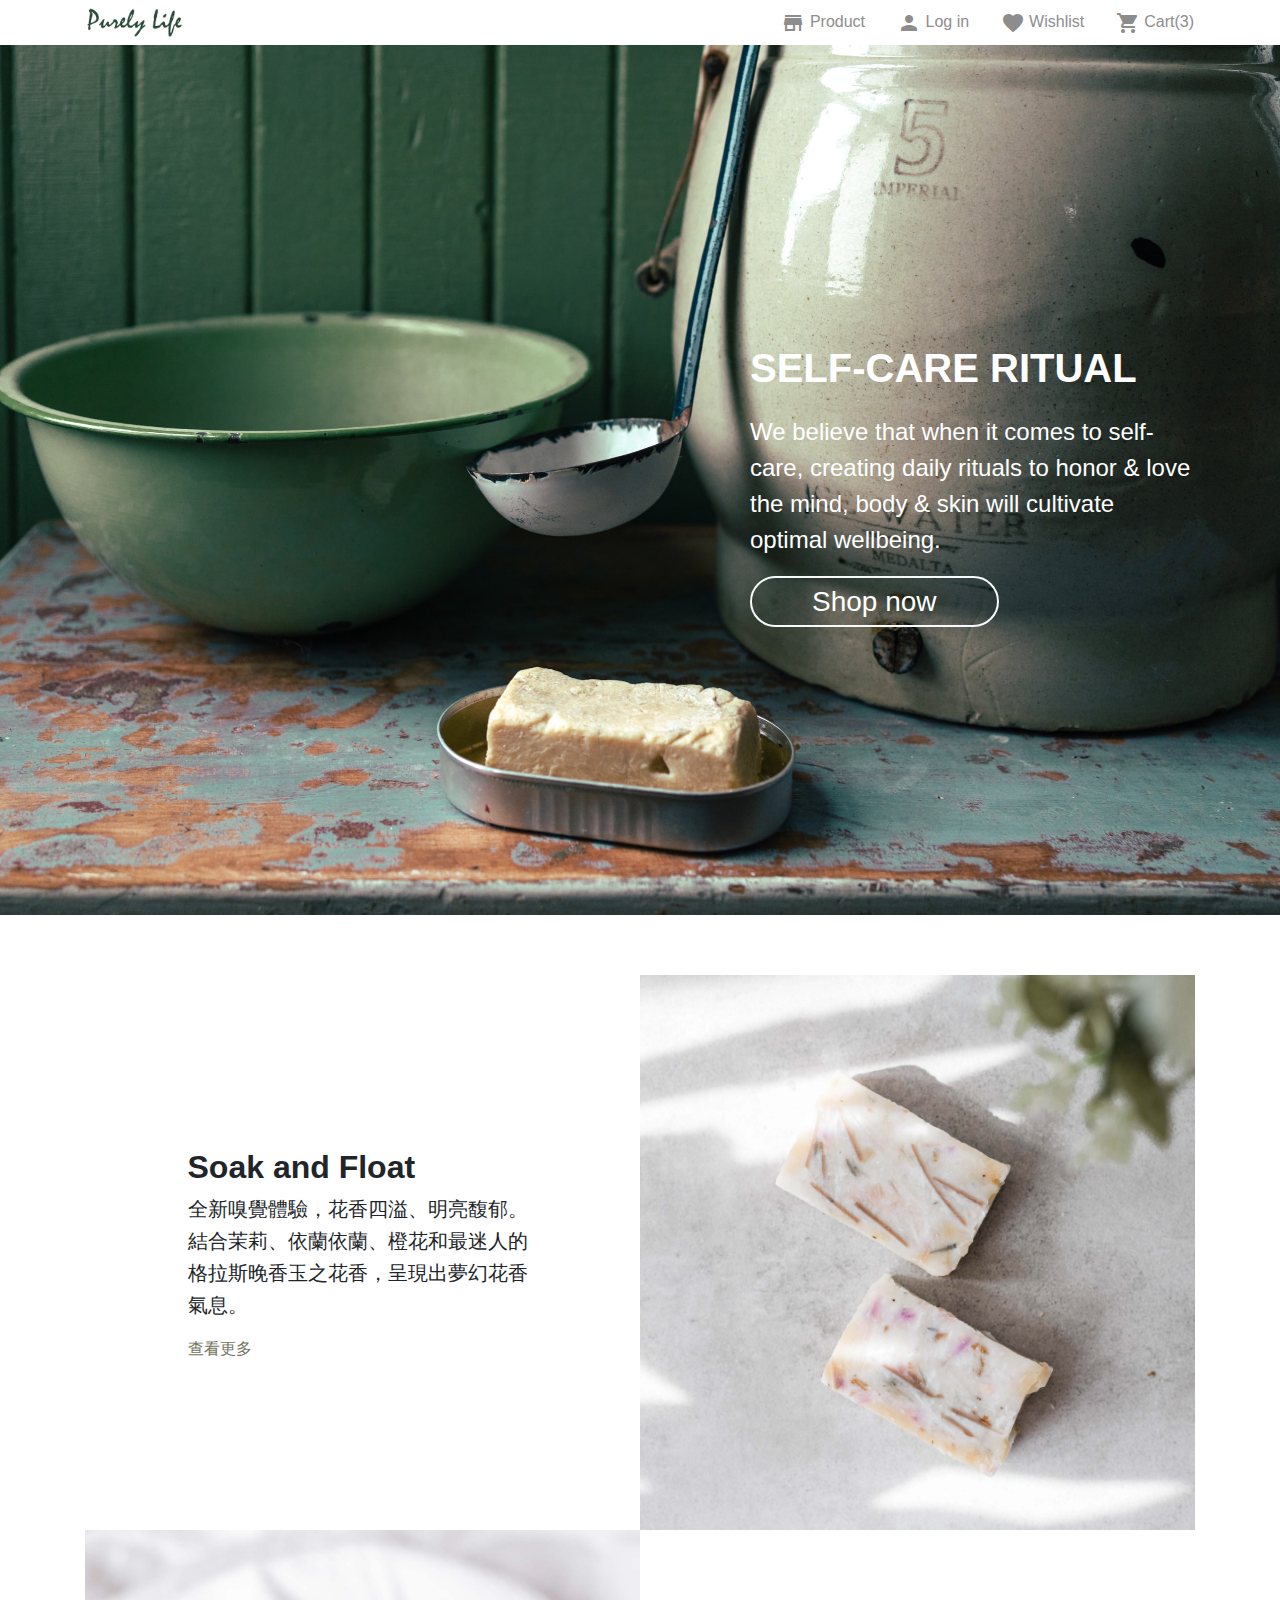
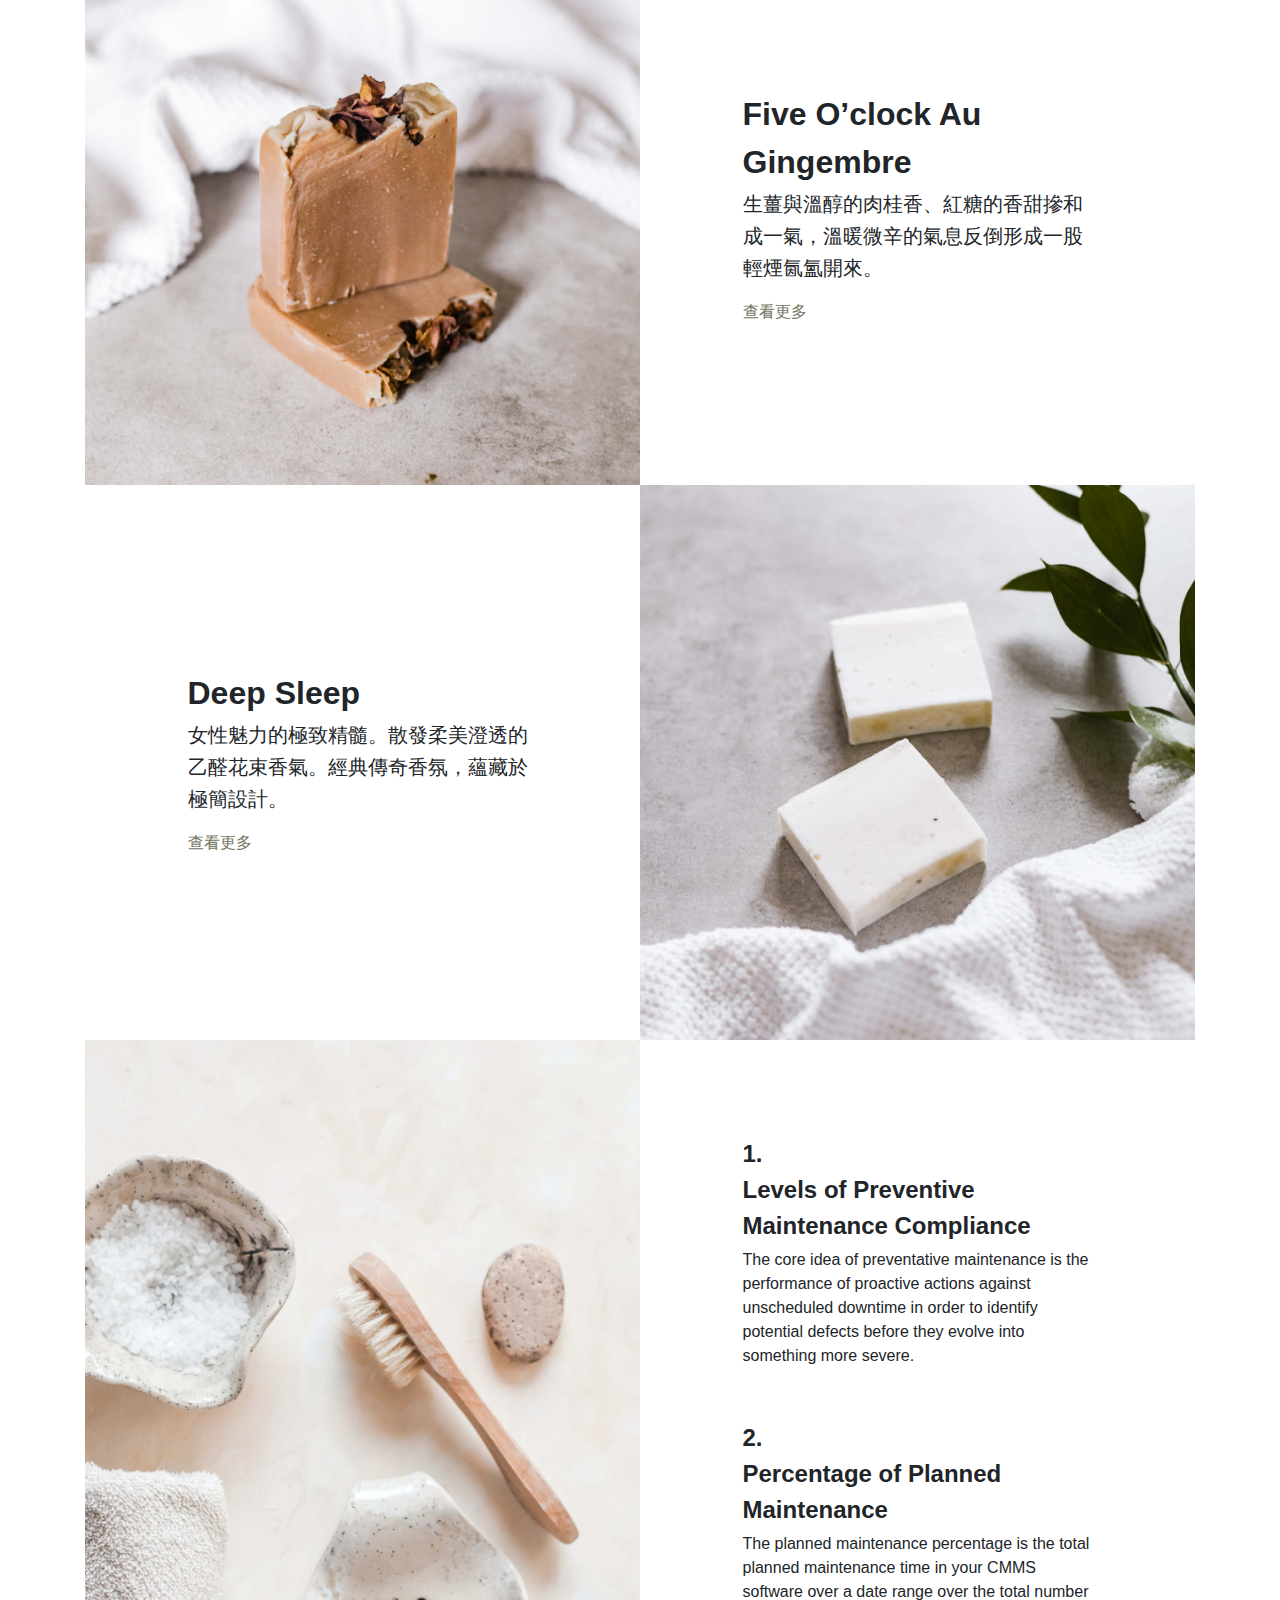
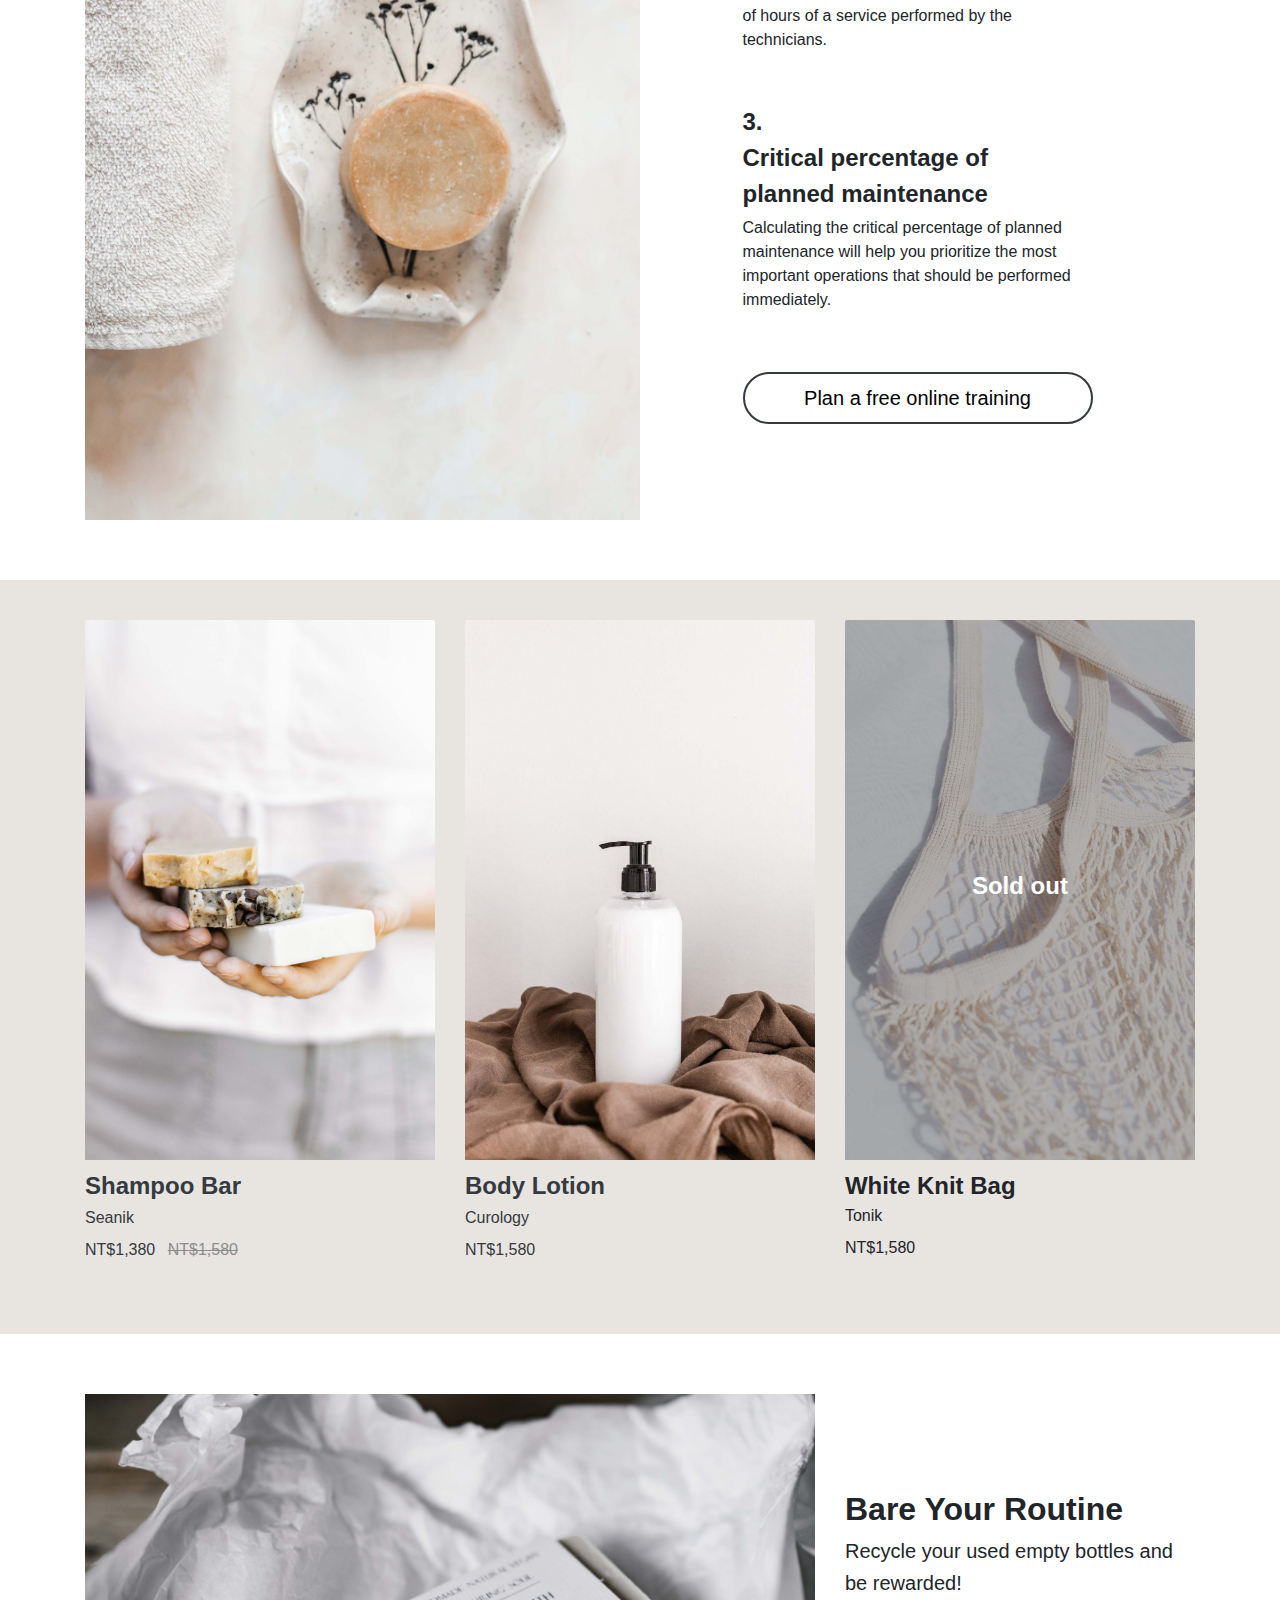
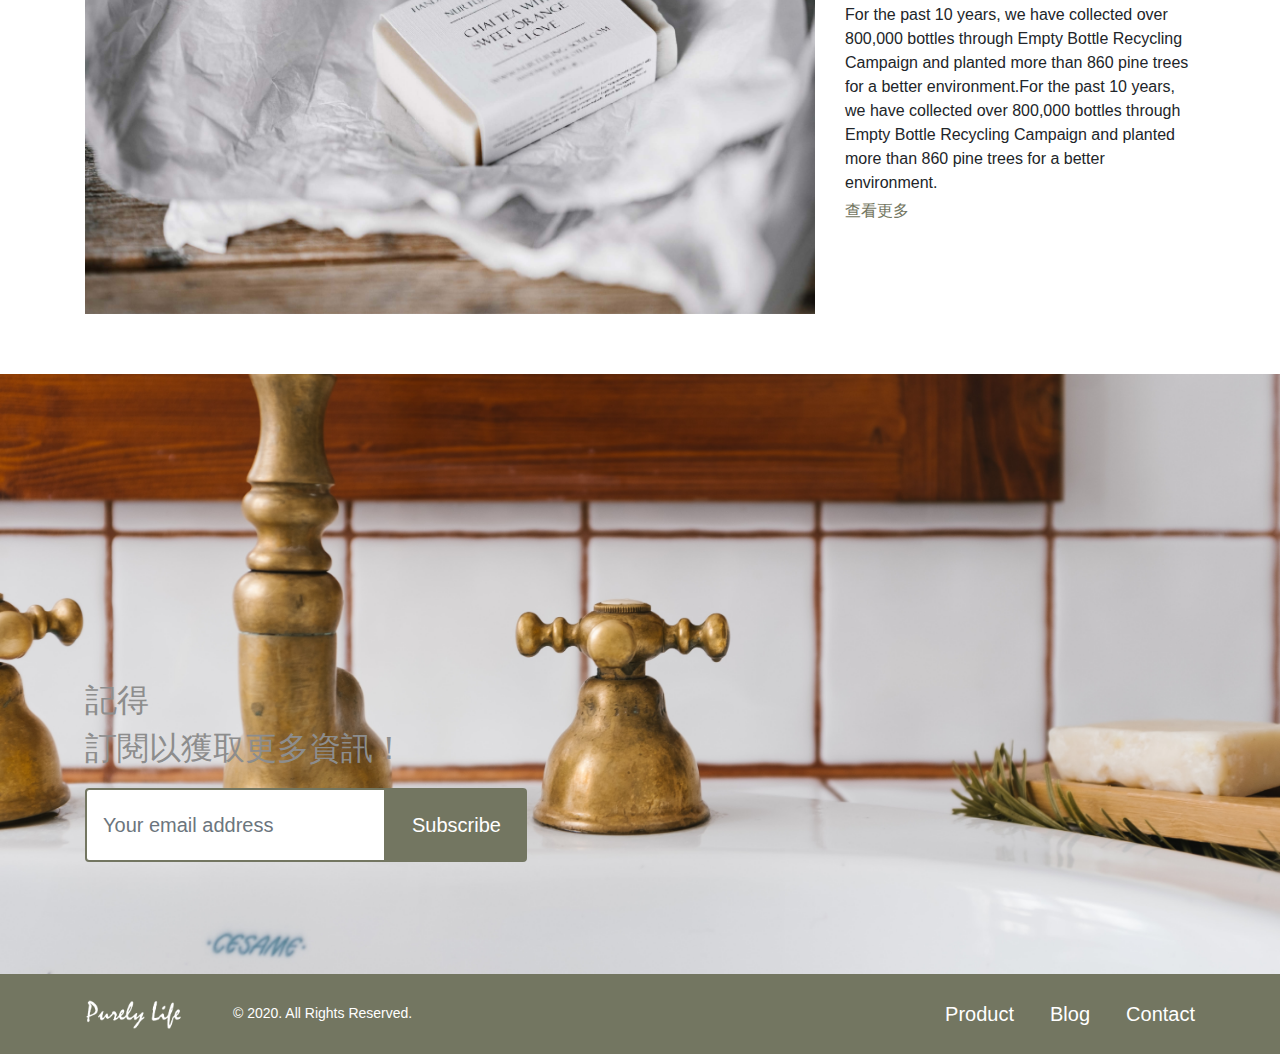
<file: index.html>
<!DOCTYPE html>
<html lang="en">

<head>
    <meta charset="UTF-8">
    <meta http-equiv="X-UA-Compatible" content="IE=edge">
    <meta name="viewport" content="width=device-width, initial-scale=1.0">
    <title>Purely Life</title>
    <link rel="icon" href="img/favicon.ico" type="image/x-icon">
    <link rel="shortcut icon" href="img/favicon.ico" type="image/x-icon">
    <link rel="stylesheet" href="css/all.css">
    <link href="https://fonts.googleapis.com/icon?family=Material+Icons" rel="stylesheet">
</head>

<body>
    <div class="container px-0 px-md-4">
        <nav class="navbar navbar-expand-md d-flex align-items-center justify-content-between px-0">
            <h1 class="pl-4 pl-md-0">
                <a href="index.html" class="navbar-logo bg-logo d-block">Purely Life</a>
            </h1>
            <div class="d-flex">
                <div class="text-3xl d-md-none">
                    <a href="#" class="cart">
                        <span class="material-icons">
                            shopping_cart
                            </span>
                    </a>
                </div>
                <button class="navbar-toggler ml-2 pb-2" type="button" data-toggle="collapse" data-target="#navbarNavAltMarkup" aria-controls="navbarNavAltMarkup" aria-expanded="false" aria-label="Toggle navigation">
                    <span></span>
                    <span></span>
                    <span></span>
                </button>
            </div>
            <div class="collapse navbar-collapse justify-content-end" id="navbarNavAltMarkup">
                <ul class="navbar-nav">
                    <li class="nav-item mr-md-8">
                        <a class="nav-link px-0 text-secondary text-center" href="shop.html">
                            <span class="material-icons align-middle d-none d-md-inline-block">store</span> Product
                        </a>
                    </li>
                    <li class="nav-item mr-md-8 order-3 order-md-2">
                        <a class="nav-link px-0 text-secondary text-center" href="login.html">
                            <span class="material-icons align-middle d-none d-md-inline-block">person</span> Log in
                        </a>
                    </li>
                    <li class="nav-item mr-md-8 order-md-3">
                        <a class="nav-link px-0 text-secondary text-center" href="index.html">
                            <span class="material-icons align-middle mr-1 d-none d-md-inline-block">favorite</span>Wishlist
                        </a>
                    </li>
                    <li class="nav-item order-md-4">
                        <a class="nav-link px-0 text-secondary d-none d-md-block text-center" href="index.html" tabindex="-1" aria-disabled="true">
                            <span class="material-icons align-middle mr-1">shopping_cart</span>Cart(3)
                        </a>
                    </li>
                    <li class="nav-item">
                        <a class="nav-link px-0 text-secondary d-md-none text-center" href="https://medium.com/" target="_blank">
                            Blog
                        </a>
                    </li>
                    <li class="nav-item">
                        <a class="nav-link px-0 text-secondary d-md-none text-center" href="index.html">
                            Contact
                        </a>
                    </li>
                </ul>
            </div>
        </nav>
    </div>

    <!-- banner -->
    <section class="banner text-white d-flex align-items-center  mb-md-15 mb-10">
        <div class="container">
            <div class="row justify-content-end">
                <div class="col-md-5">
                    <h2 class="text-3xl text-md-4xl font-weight-bold mb-4">SELF-CARE RITUAL</h2>
                    <p class="text-lg text-md-xl mb-6">We believe that when it comes to self-care, creating daily rituals to honor & love the mind, body & skin will cultivate optimal wellbeing.</p>
                    <a href="shop.html" class="text-2xl text-white rounded-pill border border-light py-2 px-15 hover__bg--light">Shop now</a>
                </div>
            </div>
        </div>
    </section>
    <!-- banner -->
    <!-- Gabrielle CHANEL -->
    <ul class="container mb-md-15 mb-10">
        <li class="row no-gutters align-items-center mb-8 mb-md-0 flex-row-reverse">
            <div class="col-md-6 col-12 mb-2 mb-md-0">
                <img class="img-fluid w-100" src="img/index2.jpg" alt="product">
            </div>
            <div class="col-md-6 col-12 d-flex justify-content-center align-content-center">
                <div class="info-frame">
                    <h3 class="text-3xl font-weight-bold">Soak and Float</h3>
                    <p class="text-lg mb-2 mb-md-4">全新嗅覺體驗，花香四溢、明亮馥郁。結合茉莉、依蘭依蘭、橙花和最迷人的格拉斯晚香玉之花香，呈現出夢幻花香氣息。</p>
                    <a href="shop.html" class="text-primary">查看更多</a>
                </div>
            </div>
        </li>
        <li class="row no-gutters align-items-center mb-8 mb-md-0">
            <div class="col-md-6 col-12 mb-2 mb-md-0">
                <img class="img-fluid w-100" src="img/index3.jpg" alt="product">
            </div>
            <div class="col-md-6 col-12 d-flex justify-content-center align-content-center">
                <div class="info-frame">
                    <h3 class="text-3xl font-weight-bold">Five O’clock Au Gingembre</h3>
                    <p class="text-lg mb-2 mb-md-4">生薑與溫醇的肉桂香、紅糖的香甜摻和成一氣，溫暖微辛的氣息反倒形成一股輕煙氤氳開來。</p>
                    <a href="shop.html" class="text-primary">查看更多</a>
                </div>
            </div>
        </li>
        <li class="row no-gutters align-items-center mb-8 mb-md-0 flex-row-reverse">
            <div class="col-md-6 col-12 mb-2 mb-md-0">
                <img class="img-fluid w-100" src="img/index4.jpg" alt="product">
            </div>
            <div class="col-md-6 col-12 d-flex justify-content-center align-content-center">
                <div class="info-frame">
                    <h3 class="text-3xl font-weight-bold">Deep Sleep</h3>
                    <p class="text-lg mb-2 mb-md-4">女性魅力的極致精髓。散發柔美澄透的乙醛花束香氣。經典傳奇香氛，蘊藏於極簡設計。</p>
                    <a href="shop.html" class="text-primary">查看更多</a>
                </div>
            </div>
        </li>
        <li class="row no-gutters align-items-center">
            <div class="col-md-6 col-12 mb-2 mb-md-0">
                <img class="img-fluid w-100" src="img/index5.jpg" alt="product">
            </div>
            <div class="col-md-6 col-12 d-flex justify-content-center">
                <ol class="info-frame list-unstyled">
                    <li class="mb-5 mb-md-13">
                        <h3 class="text-xl font-weight-bold mb-1">
                            1.
                            <br> Levels of Preventive
                            <br> Maintenance Compliance
                        </h3>
                        <p class="font-weight-light">The core idea of preventative maintenance is the performance of proactive actions against unscheduled downtime in order to identify potential defects before they evolve into something more severe.</p>
                    </li>
                    <li class="mb-5 mb-md-13">
                        <h3 class="text-xl font-weight-bold mb-1">
                            2.
                            <br> Percentage of Planned
                            <br> Maintenance
                        </h3>
                        <p class="font-weight-light">The planned maintenance percentage is the total planned maintenance time in your CMMS software over a date range over the total number of hours of a service performed by the technicians.</p>
                    </li>
                    <li class="mb-5 mb-md-15">
                        <h3 class="text-xl font-weight-bold mb-1">
                            3.
                            <br> Critical percentage of
                            <br> planned maintenance
                        </h3>
                        <p class="font-weight-light">Calculating the critical percentage of planned maintenance will help you prioritize the most important operations that should be performed immediately.</p>
                    </li>
                    <a href="shop.html" class="text-lg rounded-pill border border-dark w-100 px-2 py-2 d-block text-center hover__bg--dark">Plan a free online training</a>
                </ol>
            </div>
        </li>
    </ul>
    <!-- Gabrielle CHANEL -->

    <!-- 3 cards -->
    <div class="container-fluid bg-thirdly py-10">
        <div class="container">
            <ul class="row list-unstyled">
                <li class="col-md-4 col-12 mb-8 mb-md-0">
                    <div class="card bg-transparent">
                        <a href="shop.html" class="hover__transform"><img class="card-img-top mb-2" src="img/index6.jpg" alt="product"></a>
                        <div>
                            <h5 class="card__title">Shampoo Bar</h5>
                            <p class="card__text mb-2">Seanik</p>
                            <p class="card__text">NT$1,380
                                <span class="ml-2 card__text--line">NT$1,580</span>
                            </p>
                        </div>
                    </div>
                </li>
                <li class="col-md-4 col-12 mb-8 mb-md-0">
                    <div class="card bg-transparent">
                        <a href="shop.html" class="hover__transform"><img class="card-img-top mb-2" src="img/index7.jpg" alt="product"></a>
                        <div>
                            <h5 class="card__title">Body Lotion</h5>
                            <p class="card__text mb-2">Curology</p>
                            <p class="card__text">NT$1,580</p>
                        </div>
                    </div>
                </li>
                <li class="col-md-4 col-12">
                    <div class="card bg-transparent border-0">
                        <div class="d-flex justify-content-center align-items-center">
                            <a href="#" class="w-100"><img class="card-img-top mb-2 filter__brightness--dark" src="img/index8.jpg" alt="product"></a>
                            <p class="text-white position-absolute text-xl font-weight-bold">Sold out</p>
                        </div>
                        <div class="card-body p-0">
                            <h5 class="card-title text-xl mb-0 font-weight-bold">White Knit Bag</h5>
                            <p class="card-text font-weight-light mb-2">Tonik</p>
                            <p class="card-text font-weight-light">NT$1,580</p>
                        </div>
                    </div>
                </li>
            </ul>
        </div>
    </div>
    <!-- 3 cards -->

    <!-- Bottle-Recycling -->
    <div class="container my-md-15 my-10">
        <div class="row align-items-center">
            <div class="col-12 col-md-8 mb-2 mb-md-0">
                <img class="img-fluid" src="img/index9.jpg" alt="product">
            </div>
            <div class="col-12 col-md-4">
                <h3 class="text-3xl font-weight-bold">Bare Your Routine</h3>
                <p class="text-lg mb-1 mb-mb-4 font-weight-light">Recycle your used empty bottles and be rewarded!</p>
                <p class="mb-1 mb-mb-4 font-weight-light">For the past 10 years, we have collected over 800,000 bottles through Empty Bottle Recycling Campaign and planted more than 860 pine trees for a better environment.For the past 10 years, we have collected over 800,000 bottles through Empty
                    Bottle Recycling Campaign and planted more than 860 pine trees for a better environment.</p>
                <a href="shop.html" class="text-primary">查看更多</a>
            </div>
        </div>
    </div>
    <!-- Bottle-Recycling -->
    <!-- Subscribe -->
    <div class="d-flex suscribe align-items-end pb-28">
        <div class="container">
            <div class="row align-items-end">
                <div class="col-12">
                    <p class="mb-4 text-3xl text-secondary">記得<br> 訂閱以獲取更多資訊！</p>
                    <form action="" class="form-inline">
                        <div class="form-group d-flex">
                            <div class="">
                                <input type="email" class="form-control form-control-lg border border-primary rounded-left py-5 h-auto" id="" placeholder="Your email address">
                            </div>
                            <div class="">
                                <button type="submit" class="btn btn-primary btn-lg rounded-right py-5 px-6">Subscribe</button>
                            </div>
                        </div>
                    </form>
                </div>
            </div>
        </div>
    </div>
    <!-- Subscribe -->
    <footer class="bg-primary py-5">
        <div class="container">
            <div class="d-flex justify-content-between align-items-center text-white">
                <div class="d-flex align-items-center">
                    <h2><a href="index.html" class="navbar-logo bg-logow d-block mr-5">Purely Life</a></h2>
                    <p class="text-sm m-0">© 2020. All Rights Reserved.</p>
                </div>
                <ul class="list-unstyled d-none d-md-flex align-items-center m-0 text-lg">
                    <li class="mr-9"><a href="shop.html" class="text-white hover__opacity">Product</a></li>
                    <li class="mr-9"><a href="https://medium.com/" target="_blank" class="text-white hover__opacity">Blog</a></li>
                    <li><a href="index.html" class="text-white hover__opacity">Contact</a></li>
                </ul>
            </div>
        </div>
    </footer>

    <script src="https://code.jquery.com/jquery-3.5.1.slim.min.js" integrity="sha384-DfXdz2htPH0lsSSs5nCTpuj/zy4C+OGpamoFVy38MVBnE+IbbVYUew+OrCXaRkfj" crossorigin="anonymous"></script>
    <script src="https://cdn.jsdelivr.net/npm/bootstrap@4.5.3/dist/js/bootstrap.bundle.min.js" integrity="sha384-ho+j7jyWK8fNQe+A12Hb8AhRq26LrZ/JpcUGGOn+Y7RsweNrtN/tE3MoK7ZeZDyx" crossorigin="anonymous"></script>
    <script>
        $(".navbar-toggler").click(function() {
            $(this).toggleClass("active");
        });
    </script>
</body>

</html>
</file>
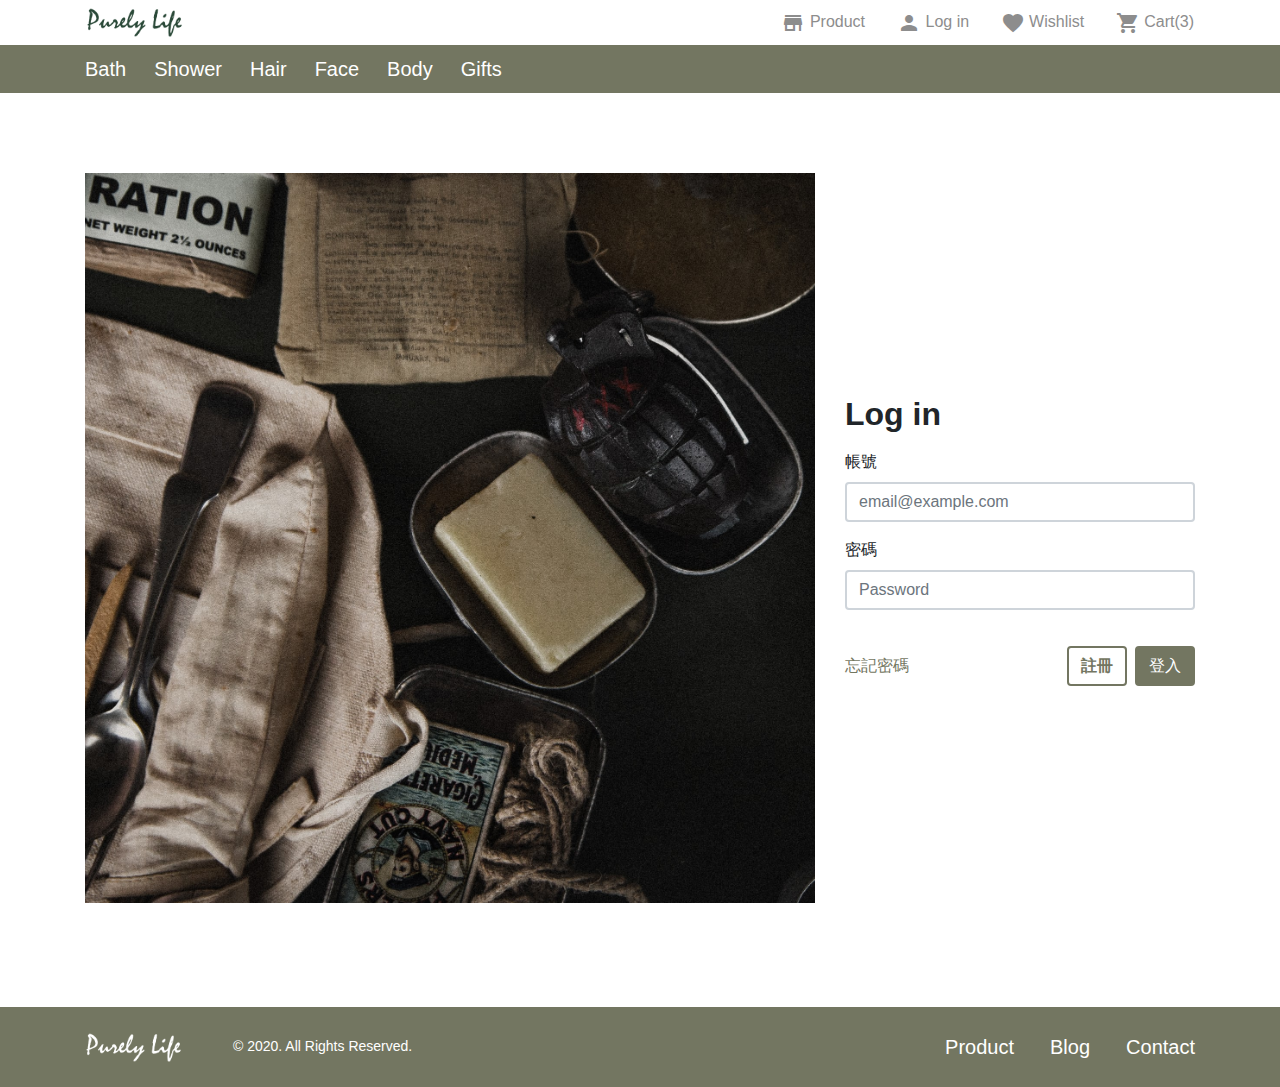
<file: login.html>
<!DOCTYPE html>
<html lang="en">

<head>
    <meta charset="UTF-8">
    <meta http-equiv="X-UA-Compatible" content="IE=edge">
    <meta name="viewport" content="width=device-width, initial-scale=1.0">
    <title>Log in | Purely Life</title>
    <link rel="icon" href="img/favicon.ico" type="image/x-icon">
    <link rel="shortcut icon" href="img/favicon.ico" type="image/x-icon">
    <link rel="stylesheet" href="css/all.css">
    <link href="https://fonts.googleapis.com/icon?family=Material+Icons" rel="stylesheet">
</head>

<body>
    <div class="container px-0 px-md-4">
        <nav class="navbar navbar-expand-md d-flex align-items-center justify-content-between px-0">
            <h1 class="pl-4 pl-md-0">
                <a href="index.html" class="navbar-logo bg-logo d-block">Purely Life</a>
            </h1>
            <div class="d-flex">
                <div class="text-3xl d-md-none">
                    <a href="#" class="cart">
                        <span class="material-icons">
                            shopping_cart
                            </span>
                    </a>
                </div>
                <button class="navbar-toggler ml-2 pb-2" type="button" data-toggle="collapse" data-target="#navbarNavAltMarkup" aria-controls="navbarNavAltMarkup" aria-expanded="false" aria-label="Toggle navigation">
                    <span></span>
                    <span></span>
                    <span></span>
                </button>
            </div>
            <div class="collapse navbar-collapse justify-content-end" id="navbarNavAltMarkup">
                <ul class="navbar-nav">
                    <li class="nav-item mr-md-8">
                        <a class="nav-link px-0 text-secondary text-center" href="shop.html">
                            <span class="material-icons align-middle d-none d-md-inline-block">store</span> Product
                        </a>
                    </li>
                    <li class="nav-item mr-md-8 order-3 order-md-2">
                        <a class="nav-link px-0 text-secondary text-center" href="#">
                            <span class="material-icons align-middle d-none d-md-inline-block">person</span> Log in
                        </a>
                    </li>
                    <li class="nav-item mr-md-8 order-md-3">
                        <a class="nav-link px-0 text-secondary text-center" href="index.html">
                            <span class="material-icons align-middle mr-1 d-none d-md-inline-block">favorite</span>Wishlist
                        </a>
                    </li>
                    <li class="nav-item order-md-4">
                        <a class="nav-link px-0 text-secondary d-none d-md-block text-center" href="index.html" tabindex="-1" aria-disabled="true">
                            <span class="material-icons align-middle mr-1">shopping_cart</span>Cart(3)
                        </a>
                    </li>
                    <li class="nav-item">
                        <a class="nav-link px-0 text-secondary d-md-none text-center" href="https://medium.com/" target="_blank">
                            Blog
                        </a>
                    </li>
                    <li class="nav-item">
                        <a class="nav-link px-0 text-secondary d-md-none text-center" href="index.html">
                            Contact
                        </a>
                    </li>
                </ul>
            </div>
        </nav>
    </div>
    <!-- menu -->
    <div class="bg-primary mb-10 mb-md-20">
        <ul class="container list-unstyled d-none d-md-flex py-2 mb-0 text-lg">
            <li><a href="shop.html" class="text-white hover__opacity mr-7">Bath</a></li>
            <li><a href="shop.html" class="text-white hover__opacity mr-7">Shower</a></li>
            <li><a href="shop.html" class="text-white hover__opacity mr-7">Hair</a></li>
            <li><a href="shop.html" class="text-white hover__opacity mr-7">Face</a></li>
            <li><a href="shop.html" class="text-white hover__opacity mr-7">Body</a></li>
            <li><a href="shop.html" class="text-white hover__opacity">Gifts</a></li>
        </ul>
    </div>
    <!-- menu -->
    <div class="container mb-26">
        <div class="row align-items-center">
            <div class="col-md-8 mb-7 mb-md-0">
                <div class="img-frame">
                    <div class="bg-img" style="background-image: url(img/login1.jpg);"></div>
                    <!-- <img src="img/login1.jpeg" class="img-fluid" alt="log in"> -->
                </div>
            </div>
            <div class="col-md-4">
                <h3 class="font-weight-bold text-3xl mb-3">Log in</h3>
                <form>
                    <div class="form-group">
                        <label for="exampleInputEmail1">帳號</label>
                        <input type="email" class="form-control" id="exampleInputEmail1" aria-describedby="emailHelp" placeholder="email@example.com">
                    </div>
                    <div class="form-group mb-9">
                        <label for="exampleInputPassword1">密碼</label>
                        <input type="password" class="form-control" id="exampleInputPassword1" placeholder="Password">
                    </div>
                    <div class="d-flex justify-content-between align-items-center">
                        <a href="#" class="text-primary">忘記密碼</a>
                        <div class="d-flex">
                            <button class="btn btn-outline-primary font-weight-bold mr-2">註冊</button>
                            <button class="btn btn-primary" type="submit">登入</button>
                        </div>
                    </div>
                </form>
            </div>
        </div>
    </div>
    <footer class="bg-primary py-5">
        <div class="container">
            <div class="d-flex justify-content-between align-items-center text-white">
                <div class="d-flex align-items-center">
                    <h2><a href="index.html" class="navbar-logo bg-logow d-block mr-5">Purely Life</a></h2>
                    <p class="text-sm m-0">© 2020. All Rights Reserved.</p>
                </div>
                <ul class="list-unstyled d-none d-md-flex align-items-center m-0 text-lg">
                    <li class="mr-9"><a href="shop.html" class="text-white hover__opacity">Product</a></li>
                    <li class="mr-9"><a href="https://medium.com/" target="_blank" class="text-white hover__opacity">Blog</a></li>
                    <li><a href="index.html" class="text-white hover__opacity">Contact</a></li>
                </ul>
            </div>
        </div>
    </footer>

    <script src="https://code.jquery.com/jquery-3.5.1.slim.min.js" integrity="sha384-DfXdz2htPH0lsSSs5nCTpuj/zy4C+OGpamoFVy38MVBnE+IbbVYUew+OrCXaRkfj" crossorigin="anonymous"></script>
    <script src="https://cdn.jsdelivr.net/npm/bootstrap@4.5.3/dist/js/bootstrap.bundle.min.js" integrity="sha384-ho+j7jyWK8fNQe+A12Hb8AhRq26LrZ/JpcUGGOn+Y7RsweNrtN/tE3MoK7ZeZDyx" crossorigin="anonymous"></script>
    <script>
        $(".navbar-toggler").click(function() {
            $(this).toggleClass("active");
        });
    </script>
</body>

</html>
</file>
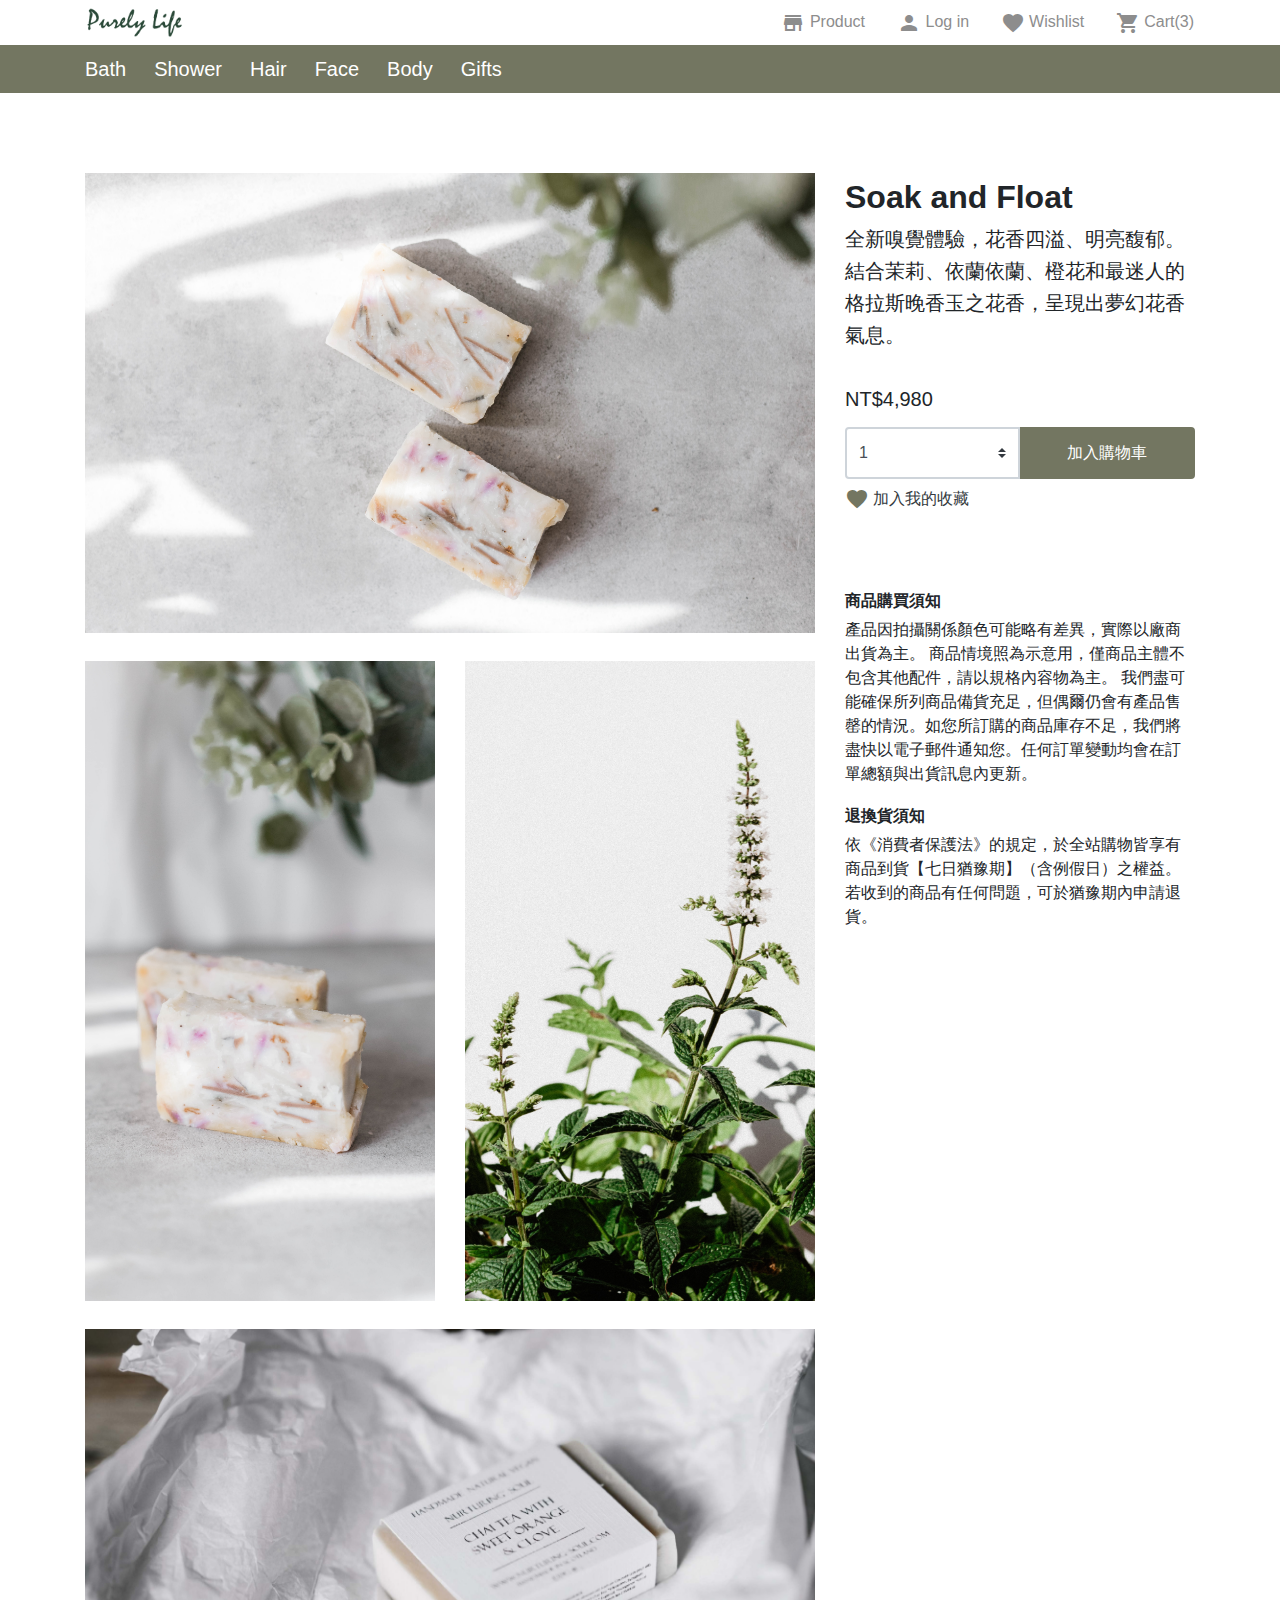
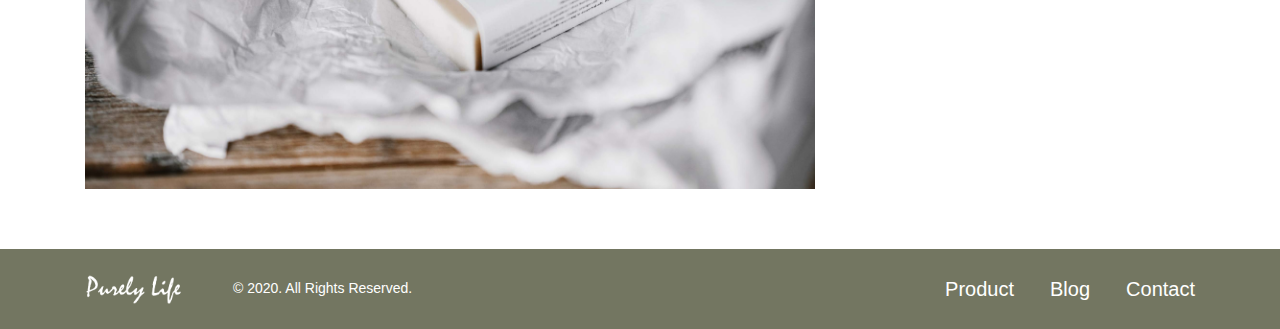
<file: product.html>
<!DOCTYPE html>
<html lang="en">

<head>
    <meta charset="UTF-8">
    <meta http-equiv="X-UA-Compatible" content="IE=edge">
    <meta name="viewport" content="width=device-width, initial-scale=1.0">
    <title>Product | Purely Life</title>
    <link rel="icon" href="img/favicon.ico" type="image/x-icon">
    <link rel="shortcut icon" href="img/favicon.ico" type="image/x-icon">
    <link rel="stylesheet" href="css/all.css">
    <link href="https://fonts.googleapis.com/icon?family=Material+Icons" rel="stylesheet">
</head>

<body>
    <div class="container px-0 px-md-4">
        <nav class="navbar navbar-expand-md d-flex align-items-center justify-content-between px-0">
            <h1 class="pl-4 pl-md-0">
                <a href="index.html" class="navbar-logo bg-logo d-block">Purely Life</a>
            </h1>
            <div class="d-flex">
                <div class="text-3xl d-md-none">
                    <a href="#" class="cart">
                        <span class="material-icons">
                            shopping_cart
                            </span>
                    </a>
                </div>
                <button class="navbar-toggler ml-2 pb-2" type="button" data-toggle="collapse" data-target="#navbarNavAltMarkup" aria-controls="navbarNavAltMarkup" aria-expanded="false" aria-label="Toggle navigation">
                    <span></span>
                    <span></span>
                    <span></span>
                </button>
            </div>
            <div class="collapse navbar-collapse justify-content-end" id="navbarNavAltMarkup">
                <ul class="navbar-nav">
                    <li class="nav-item mr-md-8">
                        <a class="nav-link px-0 text-secondary text-center" href="shop.html">
                            <span class="material-icons align-middle d-none d-md-inline-block">store</span> Product
                        </a>
                    </li>
                    <li class="nav-item mr-md-8 order-3 order-md-2">
                        <a class="nav-link px-0 text-secondary text-center" href="login.html">
                            <span class="material-icons align-middle d-none d-md-inline-block">person</span> Log in
                        </a>
                    </li>
                    <li class="nav-item mr-md-8 order-md-3">
                        <a class="nav-link px-0 text-secondary text-center" href="index.html">
                            <span class="material-icons align-middle mr-1 d-none d-md-inline-block">favorite</span>Wishlist
                        </a>
                    </li>
                    <li class="nav-item order-md-4">
                        <a class="nav-link px-0 text-secondary d-none d-md-block text-center" href="index.html" tabindex="-1" aria-disabled="true">
                            <span class="material-icons align-middle mr-1">shopping_cart</span>Cart(3)
                        </a>
                    </li>
                    <li class="nav-item">
                        <a class="nav-link px-0 text-secondary d-md-none text-center" href="https://medium.com/" target="_blank">
                            Blog
                        </a>
                    </li>
                    <li class="nav-item">
                        <a class="nav-link px-0 text-secondary d-md-none text-center" href="index.html">
                            Contact
                        </a>
                    </li>
                </ul>
            </div>
        </nav>
    </div>
    <!-- menu -->
    <div class="bg-primary mb-10 mb-md-20">
        <ul class="container list-unstyled d-none d-md-flex py-2 mb-0 text-lg">
            <li><a href="shop.html" class="text-white hover__opacity mr-7">Bath</a></li>
            <li><a href="shop.html" class="text-white hover__opacity mr-7">Shower</a></li>
            <li><a href="shop.html" class="text-white hover__opacity mr-7">Hair</a></li>
            <li><a href="shop.html" class="text-white hover__opacity mr-7">Face</a></li>
            <li><a href="shop.html" class="text-white hover__opacity mr-7">Body</a></li>
            <li><a href="shop.html" class="text-white hover__opacity">Gifts</a></li>
        </ul>
    </div>
    <!-- menu -->
    <div class="container mb-10 mb-md-15">
        <div class="row position-relative">
            <div class="col-md-8 mb-7">
                <div class="w-100" style="height:460px ;background: url('img/product1.jpg') center no-repeat;background-size: cover;"></div>
            </div>
            <div class="col-md-4 position-md-absolute right-md-0">
                <h2 class="text-3xl font-weight-bold">Soak and Float</h2>
                <p class="text-lg font-weight-light mb-8">全新嗅覺體驗，花香四溢、明亮馥郁。結合茉莉、依蘭依蘭、橙花和最迷人的格拉斯晚香玉之花香，呈現出夢幻花香氣息。</p>
                <p class="text-lg font-weight-light mb-3">NT$4,980</p>
                <form>
                    <div class="form-row mx-0 mb-2">
                        <div class="col-6 px-0">
                            <select class="custom-select rounded-left py-3 h-auto" id="inlineFormCustomSelect">
                                <option selected="">1</option>
                                <option value="2">2</option>
                                <option value="3">3</option>
                                <option value="4">4</option>
                                <option value="5">5</option>
                            </select>
                        </div>
                        <div class="col-6 px-0">
                            <button type="button" class="btn btn-primary rounded-right w-100 py-3 h-auto" data-toggle="modal" data-target="#addcart">加入購物車</button>
                        </div>
                    </div>
                </form>
                <a href="#" class="text-dark mb-10 mb-md-20 d-block" data-toggle="modal" data-target="#wishlist">
                    <span class="material-icons align-bottom text-primary">favorite</span> 加入我的收藏
                </a>
                <h4 class="mb-2 font-weight-bold text-md">商品購買須知</h4>
                <p class="mb-5">產品因拍攝關係顏色可能略有差異，實際以廠商出貨為主。 商品情境照為示意用，僅商品主體不包含其他配件，請以規格內容物為主。 我們盡可能確保所列商品備貨充足，但偶爾仍會有產品售罄的情況。如您所訂購的商品庫存不足，我們將盡快以電子郵件通知您。任何訂單變動均會在訂單總額與出貨訊息內更新。</p>
                <h4 class="mb-2 font-weight-bold text-md">退換貨須知</h4>
                <p class="mb-10 mb-md-0">依《消費者保護法》的規定，於全站購物皆享有商品到貨【七日猶豫期】（含例假日）之權益。若收到的商品有任何問題，可於猶豫期內申請退貨。</p>
            </div>
            <div class="col-md-8">
                <div class="row">
                    <div class="col-md-6 mb-7">
                        <div class="w-100 bg-img" style="height:640px;background-image: url('img/product2.jpg');"></div>
                    </div>
                    <div class="col-md-6 mb-7">
                        <div class="w-100 bg-img" style="height:640px;background-image: url('img/product3.jpg');"></div>
                    </div>
                    <div class="col-12">
                        <div class="w-100 bg-img" style="height:460px;background-image: url('img/product4.jpg');"></div>
                    </div>
                </div>
            </div>
        </div>
    </div>
    <footer class="bg-primary py-5">
        <div class="container">
            <div class="d-flex justify-content-between align-items-center text-white">
                <div class="d-flex align-items-center">
                    <h2><a href="index.html" class="navbar-logo bg-logow d-block mr-5">Purely Life</a></h2>
                    <p class="text-sm m-0">© 2020. All Rights Reserved.</p>
                </div>
                <ul class="list-unstyled d-none d-md-flex align-items-center m-0 text-lg">
                    <li class="mr-9"><a href="shop.html" class="text-white hover__opacity">Product</a></li>
                    <li class="mr-9"><a href="https://medium.com/" target="_blank" class="text-white hover__opacity">Blog</a></li>
                    <li><a href="index.html" class="text-white hover__opacity">Contact</a></li>
                </ul>
            </div>
        </div>
    </footer>
    <!-- Modal wishlist-->
    <div class="modal fade" id="wishlist" tabindex="-1" role="dialog" aria-labelledby="exampleModalLabel" aria-hidden="true">
        <div class="modal-dialog modal-dialog-centered" role="document">
            <div class="modal-content">
                <div class="modal-body">
                    <h5 class="modal-title text-primary text-lg text-center" id="exampleModalLabel">已加入我的收藏</h5>
                    <button type="button" class="close modal-close" data-dismiss="modal" aria-label="Close">
                        <span class="material-icons">
                            close
                        </span>
                    </button>
                </div>
            </div>
        </div>
    </div>
    <!-- Modal wishlist-->
    <!-- Modal addcart-->
    <div class="modal fade" id="addcart" tabindex="-1" role="dialog" aria-labelledby="exampleModalLabel" aria-hidden="true">
        <div class="modal-dialog modal-dialog-centered" role="document">
            <div class="modal-content">
                <div class="modal-body">
                    <h5 class="modal-title text-primary text-lg text-center" id="exampleModalLabel">已加入購物車</h5>
                    <button type="button" class="close modal-close" data-dismiss="modal" aria-label="Close">
                        <span class="material-icons">
                            close
                        </span>
                    </button>
                </div>
            </div>
        </div>
    </div>
    <!-- Modal addcart-->
    <script src="https://code.jquery.com/jquery-3.5.1.slim.min.js" integrity="sha384-DfXdz2htPH0lsSSs5nCTpuj/zy4C+OGpamoFVy38MVBnE+IbbVYUew+OrCXaRkfj" crossorigin="anonymous"></script>
    <script src="https://cdn.jsdelivr.net/npm/bootstrap@4.5.3/dist/js/bootstrap.bundle.min.js" integrity="sha384-ho+j7jyWK8fNQe+A12Hb8AhRq26LrZ/JpcUGGOn+Y7RsweNrtN/tE3MoK7ZeZDyx" crossorigin="anonymous"></script>
    <script>
        $(".navbar-toggler").click(function() {
            $(this).toggleClass("active");
        });
    </script>
</body>

</html>
</file>
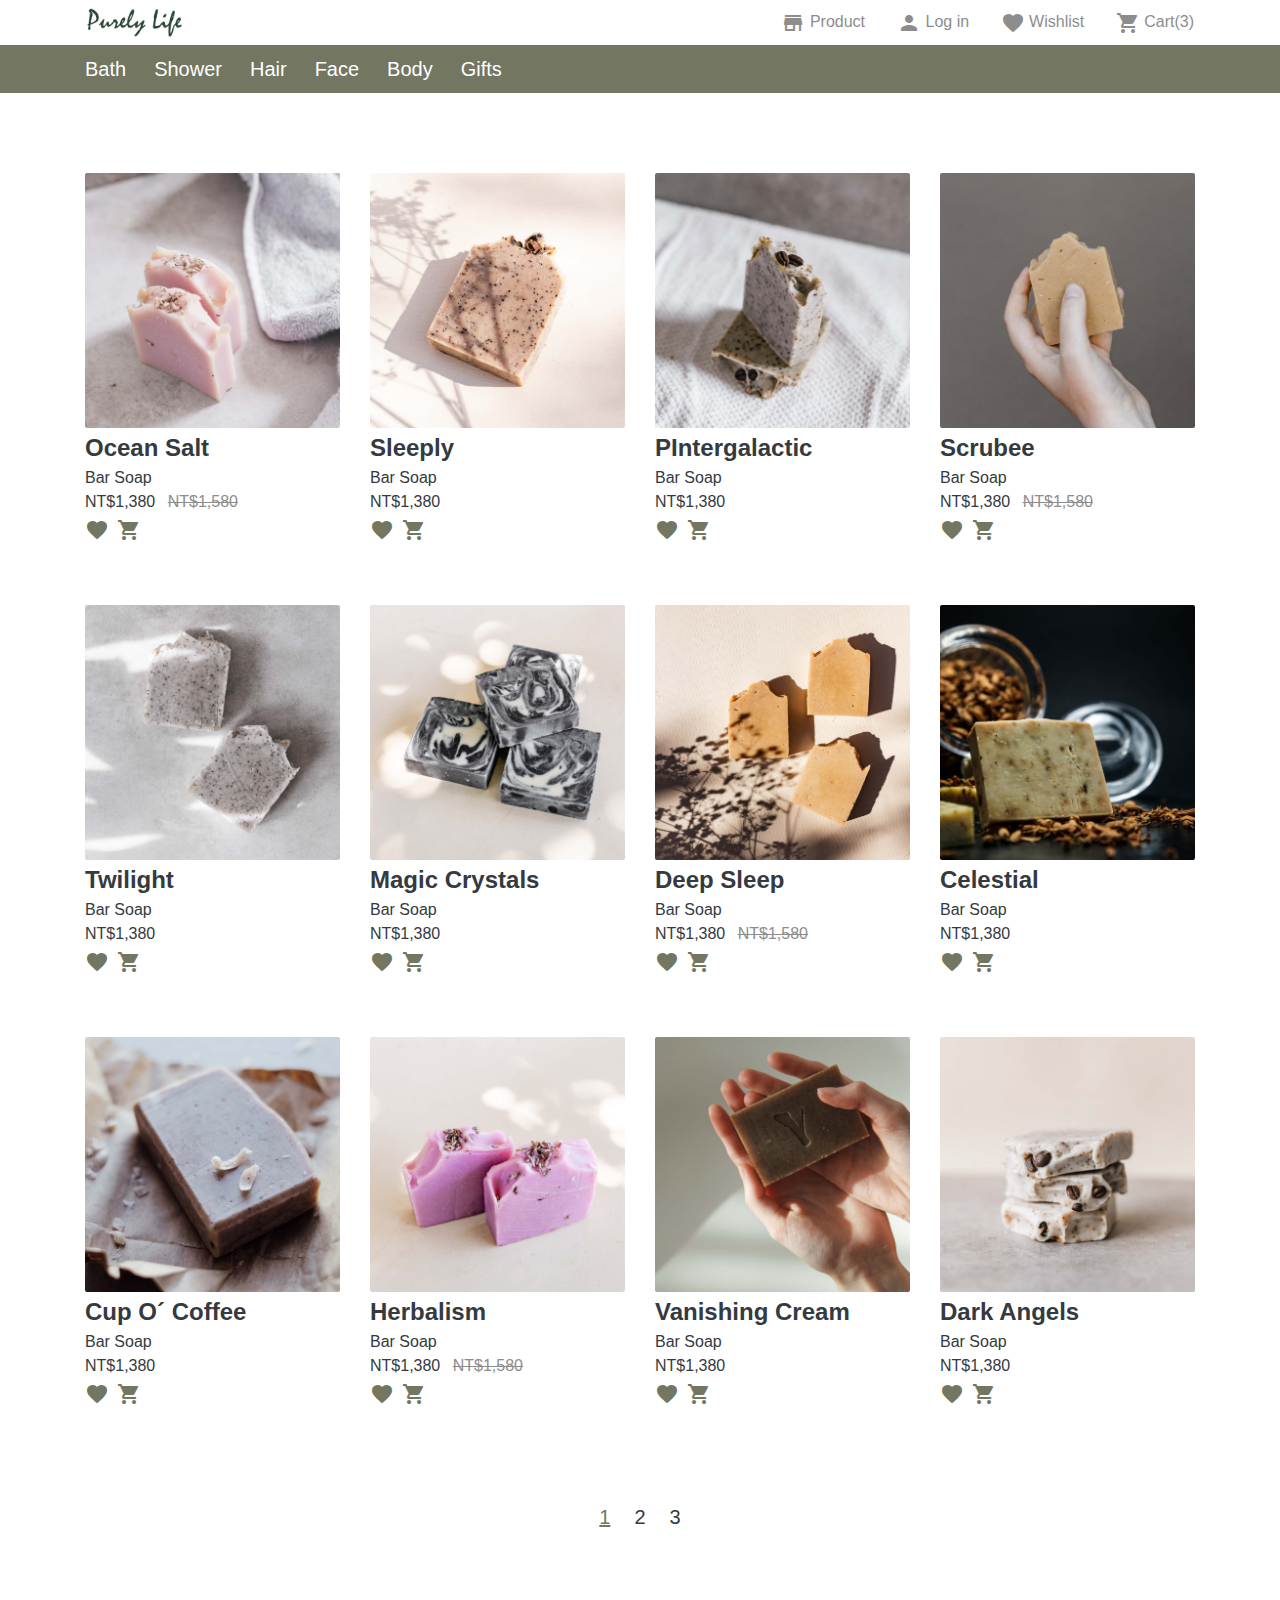
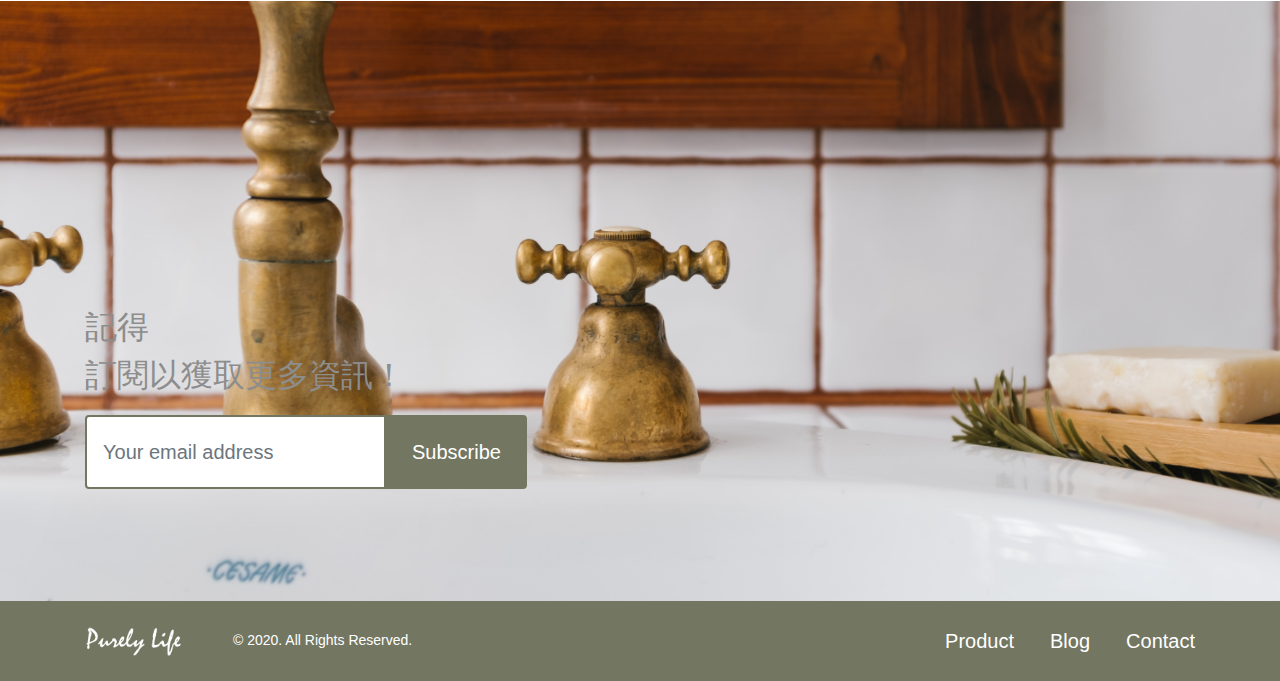
<file: shop.html>
<!DOCTYPE html>
<html lang="en">

<head>
    <meta charset="UTF-8">
    <meta http-equiv="X-UA-Compatible" content="IE=edge">
    <meta name="viewport" content="width=device-width, initial-scale=1.0">
    <title>Shop | Purely Life</title>
    <link rel="icon" href="img/favicon.ico" type="image/x-icon">
    <link rel="shortcut icon" href="img/favicon.ico" type="image/x-icon">
    <link rel="stylesheet" href="css/all.css">
    <link href="https://fonts.googleapis.com/icon?family=Material+Icons" rel="stylesheet">
</head>

<body>
    <div class="container px-0 px-md-4">
        <nav class="navbar navbar-expand-md d-flex align-items-center justify-content-between px-0">
            <h1 class="pl-4 pl-md-0">
                <a href="index.html" class="navbar-logo bg-logo d-block">Purely Life</a>
            </h1>
            <div class="d-flex">
                <div class="text-3xl d-md-none">
                    <a href="#" class="cart">
                        <span class="material-icons">
                            shopping_cart
                            </span>
                    </a>
                </div>
                <button class="navbar-toggler ml-2 pb-2" type="button" data-toggle="collapse" data-target="#navbarNavAltMarkup" aria-controls="navbarNavAltMarkup" aria-expanded="false" aria-label="Toggle navigation">
                    <span></span>
                    <span></span>
                    <span></span>
                </button>
            </div>
            <div class="collapse navbar-collapse justify-content-end" id="navbarNavAltMarkup">
                <ul class="navbar-nav">
                    <li class="nav-item mr-md-8">
                        <a class="nav-link px-0 text-secondary text-center" href="shop.html">
                            <span class="material-icons align-middle d-none d-md-inline-block">store</span> Product
                        </a>
                    </li>
                    <li class="nav-item mr-md-8 order-3 order-md-2">
                        <a class="nav-link px-0 text-secondary text-center" href="login.html">
                            <span class="material-icons align-middle d-none d-md-inline-block">person</span> Log in
                        </a>
                    </li>
                    <li class="nav-item mr-md-8 order-md-3">
                        <a class="nav-link px-0 text-secondary text-center" href="index.html">
                            <span class="material-icons align-middle mr-1 d-none d-md-inline-block">favorite</span>Wishlist
                        </a>
                    </li>
                    <li class="nav-item order-md-4">
                        <a class="nav-link px-0 text-secondary d-none d-md-block text-center" href="index.html" tabindex="-1" aria-disabled="true">
                            <span class="material-icons align-middle mr-1">shopping_cart</span>Cart(3)
                        </a>
                    </li>
                    <li class="nav-item">
                        <a class="nav-link px-0 text-secondary d-md-none text-center" href="https://medium.com/" target="_blank">
                            Blog
                        </a>
                    </li>
                    <li class="nav-item">
                        <a class="nav-link px-0 text-secondary d-md-none text-center" href="index.html">
                            Contact
                        </a>
                    </li>
                </ul>
            </div>
        </nav>
    </div>
    <!-- menu -->
    <div class="bg-primary mb-10 mb-md-20">
        <ul class="container list-unstyled d-none d-md-flex py-2 mb-0 text-lg">
            <li><a href="shop.html" class="text-white hover__opacity mr-7">Bath</a></li>
            <li><a href="shop.html" class="text-white hover__opacity mr-7">Shower</a></li>
            <li><a href="shop.html" class="text-white hover__opacity mr-7">Hair</a></li>
            <li><a href="shop.html" class="text-white hover__opacity mr-7">Face</a></li>
            <li><a href="shop.html" class="text-white hover__opacity mr-7">Body</a></li>
            <li><a href="shop.html" class="text-white hover__opacity">Gifts</a></li>
        </ul>
    </div>
    <!-- menu -->
    <!-- product -->
    <div class="container">
        <ul class="row list-unstyled mb-12 mb-20">
            <li class="col-6 col-sm-4 col-md-3 mb-7 mb-md-14">
                <div class="card">
                    <a href="product.html" class="hover__filter--brightness"><img src="img/shop2.jpg" class="card__img--top" alt="">
                        <h2 class="card__title mb-0">Ocean Salt</h2>
                        <p class="card__text mb-0">Bar Soap</p>
                    </a>
                    <div>
                        <p class="card__text mb-1">NT$1,380
                            <span class="card__text--line pl-2">NT$1,580</span>
                        </p>
                        <div>
                            <a href="" class="card__link mr-1" data-toggle="modal" data-target="#wishlist">
                                <span class="material-icons">favorite</span>
                            </a>
                            <a href="" class="card__link" data-toggle="modal" data-target="#addcart">
                                <span class="material-icons">shopping_cart</span>
                            </a>
                        </div>
                    </div>
                </div>
            </li>
            <li class="col-6 col-sm-4 col-md-3 mb-7 mb-md-14">
                <div class="card">
                    <a href="product.html" class="hover__filter--brightness"><img src="img/shop3.jpg" class="card__img--top" alt="">
                        <h2 class="card__title mb-0">Sleeply</h2>
                        <p class="card__text mb-0">Bar Soap</p>
                    </a>
                    <div>

                        <p class="card__text mb-1">NT$1,380</p>
                        <div>
                            <a href="" class="card__link mr-1" data-toggle="modal" data-target="#wishlist">
                                <span class="material-icons">favorite</span>
                            </a>
                            <a href="" class="card__link" data-toggle="modal" data-target="#addcart">
                                <span class="material-icons">shopping_cart</span>
                            </a>
                        </div>
                    </div>
                </div>
            </li>
            <li class="col-6 col-sm-4 col-md-3 mb-7 mb-md-14">
                <div class="card">
                    <a href="product.html" class="hover__filter--brightness"><img src="img/shop4.jpg" class="card__img--top" alt="">
                        <h2 class="card__title mb-0">PIntergalactic</h2>
                        <p class="card__text mb-0">Bar Soap</p>
                    </a>
                    <div>

                        <p class="card__text mb-1">NT$1,380</p>
                        <div>
                            <a href="" class="card__link mr-1" data-toggle="modal" data-target="#wishlist">
                                <span class="material-icons">favorite</span>
                            </a>
                            <a href="" class="card__link" data-toggle="modal" data-target="#addcart">
                                <span class="material-icons">shopping_cart</span>
                            </a>
                        </div>
                    </div>
                </div>
            </li>
            <li class="col-6 col-sm-4 col-md-3 mb-7 mb-md-14">
                <div class="card">
                    <a href="product.html" class="hover__filter--brightness"><img src="img/shop5.jpg" class="card__img--top" alt="">
                        <h2 class="card__title mb-0">Scrubee</h2>
                        <p class="card__text mb-0">Bar Soap</p>
                    </a>
                    <div>

                        <p class="card__text mb-1">NT$1,380
                            <span class="card__text--line pl-2">NT$1,580</span>
                        </p>
                        <div>
                            <a href="" class="card__link mr-1" data-toggle="modal" data-target="#wishlist">
                                <span class="material-icons">favorite</span>
                            </a>
                            <a href="" class="card__link" data-toggle="modal" data-target="#addcart">
                                <span class="material-icons">shopping_cart</span>
                            </a>
                        </div>
                    </div>
                </div>
            </li>
            <li class="col-6 col-sm-4 col-md-3 mb-7 mb-md-14">
                <div class="card">
                    <a href="product.html" class="hover__filter--brightness"><img src="img/shop6.jpg" class="card__img--top" alt="">
                        <h2 class="card__title mb-0">Twilight</h2>
                        <p class="card__text mb-0">Bar Soap</p>
                    </a>
                    <div>

                        <p class="card__text mb-1">NT$1,380</p>
                        <div>
                            <a href="" class="card__link mr-1" data-toggle="modal" data-target="#wishlist">
                                <span class="material-icons">favorite</span>
                            </a>
                            <a href="" class="card__link" data-toggle="modal" data-target="#addcart">
                                <span class="material-icons">shopping_cart</span>
                            </a>
                        </div>
                    </div>
                </div>
            </li>
            <li class="col-6 col-sm-4 col-md-3 mb-7 mb-md-14">
                <div class="card">
                    <a href="product.html" class="hover__filter--brightness"><img src="img/shop7.jpg" class="card__img--top" alt="">
                        <h2 class="card__title mb-0">Magic Crystals</h2>
                        <p class="card__text mb-0">Bar Soap</p>
                    </a>
                    <div>

                        <p class="card__text mb-1">NT$1,380</p>
                        <div>
                            <a href="" class="card__link mr-1" data-toggle="modal" data-target="#wishlist">
                                <span class="material-icons">favorite</span>
                            </a>
                            <a href="" class="card__link" data-toggle="modal" data-target="#addcart">
                                <span class="material-icons">shopping_cart</span>
                            </a>
                        </div>
                    </div>
                </div>
            </li>
            <li class="col-6 col-sm-4 col-md-3 mb-7 mb-md-14">
                <div class="card">
                    <a href="product.html" class="hover__filter--brightness"><img src="img/shop8.jpg" class="card__img--top" alt="">
                        <h2 class="card__title mb-0">Deep Sleep</h2>
                        <p class="card__text mb-0">Bar Soap</p>
                    </a>
                    <div>

                        <p class="card__text mb-1">NT$1,380
                            <span class="card__text--line pl-2">NT$1,580</span>
                        </p>
                        <div>
                            <a href="" class="card__link mr-1" data-toggle="modal" data-target="#wishlist">
                                <span class="material-icons">favorite</span>
                            </a>
                            <a href="" class="card__link" data-toggle="modal" data-target="#addcart">
                                <span class="material-icons">shopping_cart</span>
                            </a>
                        </div>
                    </div>
                </div>
            </li>
            <li class="col-6 col-sm-4 col-md-3 mb-7 mb-md-14">
                <div class="card">
                    <a href="product.html" class="hover__filter--brightness"><img src="img/shop9.jpg" class="card__img--top" alt="">
                        <h2 class="card__title mb-0">Celestial</h2>
                        <p class="card__text mb-0">Bar Soap</p>
                    </a>
                    <div>

                        <p class="card__text mb-1">NT$1,380</p>
                        <div>
                            <a href="" class="card__link mr-1" data-toggle="modal" data-target="#wishlist">
                                <span class="material-icons">favorite</span>
                            </a>
                            <a href="" class="card__link" data-toggle="modal" data-target="#addcart">
                                <span class="material-icons">shopping_cart</span>
                            </a>
                        </div>
                    </div>
                </div>
            </li>
            <li class="col-6 col-sm-4 col-md-3 mb-7 mb-md-0">
                <div class="card">
                    <a href="product.html" class="hover__filter--brightness"><img src="img/shop10.jpg" class="card__img--top" alt="">
                        <h2 class="card__title mb-0">Cup O´ Coffee</h2>
                        <p class="card__text mb-0">Bar Soap</p>
                    </a>
                    <div>

                        <p class="card__text mb-1">NT$1,380</p>
                        <div>
                            <a href="" class="card__link mr-1" data-toggle="modal" data-target="#wishlist">
                                <span class="material-icons">favorite</span>
                            </a>
                            <a href="" class="card__link" data-toggle="modal" data-target="#addcart">
                                <span class="material-icons">shopping_cart</span>
                            </a>
                        </div>
                    </div>
                </div>
            </li>
            <li class="col-6 col-sm-4 col-md-3 mb-7 mb-sm-0">
                <div class="card">
                    <a href="product.html" class="hover__filter--brightness"><img src="img/shop11.jpg" class="card__img--top" alt="">
                        <h2 class="card__title mb-0">Herbalism</h2>
                        <p class="card__text mb-0">Bar Soap</p>
                    </a>
                    <div>

                        <p class="card__text mb-1">NT$1,380
                            <span class="card__text--line pl-2">NT$1,580</span>
                        </p>
                        <div>
                            <a href="" class="card__link mr-1" data-toggle="modal" data-target="#wishlist">
                                <span class="material-icons">favorite</span>
                            </a>
                            <a href="" class="card__link" data-toggle="modal" data-target="#addcart">
                                <span class="material-icons">shopping_cart</span>
                            </a>
                        </div>
                    </div>
                </div>
            </li>
            <li class="col-6 col-sm-4 col-md-3">
                <div class="card">
                    <a href="product.html" class="hover__filter--brightness"><img src="img/shop12.jpg" class="card__img--top" alt="">
                        <h2 class="card__title mb-0">Vanishing Cream</h2>
                        <p class="card__text mb-0">Bar Soap</p>
                    </a>
                    <div>

                        <p class="card__text mb-1">NT$1,380</p>
                        <div>
                            <a href="" class="card__link mr-1" data-toggle="modal" data-target="#wishlist">
                                <span class="material-icons">favorite</span>
                            </a>
                            <a href="" class="card__link" data-toggle="modal" data-target="#addcart">
                                <span class="material-icons">shopping_cart</span>
                            </a>
                        </div>
                    </div>
                </div>
            </li>
            <li class="col-6 col-sm-4 col-md-3">
                <div class="card">
                    <a href="product.html" class="hover__filter--brightness"><img src="img/shop13.jpg" class="card__img--top" alt="">
                        <h2 class="card__title mb-0">Dark Angels</h2>
                        <p class="card__text mb-0">Bar Soap</p>
                    </a>
                    <div>

                        <p class="card__text mb-1">NT$1,380</p>
                        <div>
                            <a href="" class="card__link mr-1" data-toggle="modal" data-target="#wishlist">
                                <span class="material-icons">favorite</span>
                            </a>
                            <a href="" class="card__link" data-toggle="modal" data-target="#addcart">
                                <span class="material-icons">shopping_cart</span>
                            </a>
                        </div>
                    </div>
                </div>
            </li>
        </ul>
        <ul class="pagination text-lg mb-10 mb-md-15">
            <li><a class="page__link page__link--active" href="#">1</a></li>
            <li><a class="page__link" href="#">2</a></li>
            <li><a class="page__link" href="#">3</a></li>
        </ul>
    </div>
    <!-- product -->
    <!-- Subscribe -->
    <div class="d-flex suscribe align-items-end pb-28">
        <div class="container">
            <div class="row align-items-end">
                <div class="col-12">
                    <p class="mb-4 text-3xl text-secondary">記得<br> 訂閱以獲取更多資訊！</p>
                    <form action="" class="form-inline">
                        <div class="form-group d-flex">
                            <div class="">
                                <input type="email" class="form-control form-control-lg border border-primary rounded-left py-5 h-auto" id="" placeholder="Your email address">
                            </div>
                            <div class="">
                                <button type="submit" class="btn btn-primary btn-lg rounded-right py-5 px-6">Subscribe</button>
                            </div>
                        </div>
                    </form>
                </div>
            </div>
        </div>
    </div>
    <!-- Subscribe -->

    <!-- Modal wishlist-->
    <div class="modal fade" id="wishlist" tabindex="-1" role="dialog" aria-labelledby="exampleModalLabel" aria-hidden="true">
        <div class="modal-dialog modal-dialog-centered" role="document">
            <div class="modal-content">
                <div class="modal-body">
                    <h5 class="modal-title text-primary text-lg text-center" id="exampleModalLabel">已加入我的收藏</h5>
                    <button type="button" class="close modal-close" data-dismiss="modal" aria-label="Close">
                        <span class="material-icons">
                            close
                        </span>
                    </button>
                </div>
            </div>
        </div>
    </div>
    <!-- Modal wishlist-->
    <!-- Modal addcart-->
    <div class="modal fade" id="addcart" tabindex="-1" role="dialog" aria-labelledby="exampleModalLabel" aria-hidden="true">
        <div class="modal-dialog modal-dialog-centered" role="document">
            <div class="modal-content">
                <div class="modal-body">
                    <h5 class="modal-title text-primary text-lg text-center" id="exampleModalLabel">已加入購物車</h5>
                    <button type="button" class="close modal-close" data-dismiss="modal" aria-label="Close">
                        <span class="material-icons">
                            close
                        </span>
                    </button>
                </div>
            </div>
        </div>
    </div>
    <!-- Modal addcart-->
    <footer class="bg-primary py-5">
        <div class="container">
            <div class="d-flex justify-content-between align-items-center text-white">
                <div class="d-flex align-items-center">
                    <h2><a href="index.html" class="navbar-logo bg-logow d-block mr-5">Purely Life</a></h2>
                    <p class="text-sm m-0">© 2020. All Rights Reserved.</p>
                </div>
                <ul class="list-unstyled d-none d-md-flex align-items-center m-0 text-lg">
                    <li class="mr-9"><a href="shop.html" class="text-white hover__opacity">Product</a></li>
                    <li class="mr-9"><a href="https://medium.com/" target="_blank" class="text-white hover__opacity">Blog</a></li>
                    <li><a href="index.html" class="text-white hover__opacity">Contact</a></li>
                </ul>
            </div>
        </div>
    </footer>
    <script src="https://code.jquery.com/jquery-3.5.1.slim.min.js" integrity="sha384-DfXdz2htPH0lsSSs5nCTpuj/zy4C+OGpamoFVy38MVBnE+IbbVYUew+OrCXaRkfj" crossorigin="anonymous"></script>
    <script src="https://cdn.jsdelivr.net/npm/bootstrap@4.5.3/dist/js/bootstrap.bundle.min.js" integrity="sha384-ho+j7jyWK8fNQe+A12Hb8AhRq26LrZ/JpcUGGOn+Y7RsweNrtN/tE3MoK7ZeZDyx" crossorigin="anonymous"></script>
    <script>
        $(".navbar-toggler").click(function() {
            $(this).toggleClass("active");
        });

        // $('#wishlist').on('shown.bs.modal', function () {
        //     $('#myInput').trigger('focus')
        // })
    </script>
</body>

</html>
</file>
